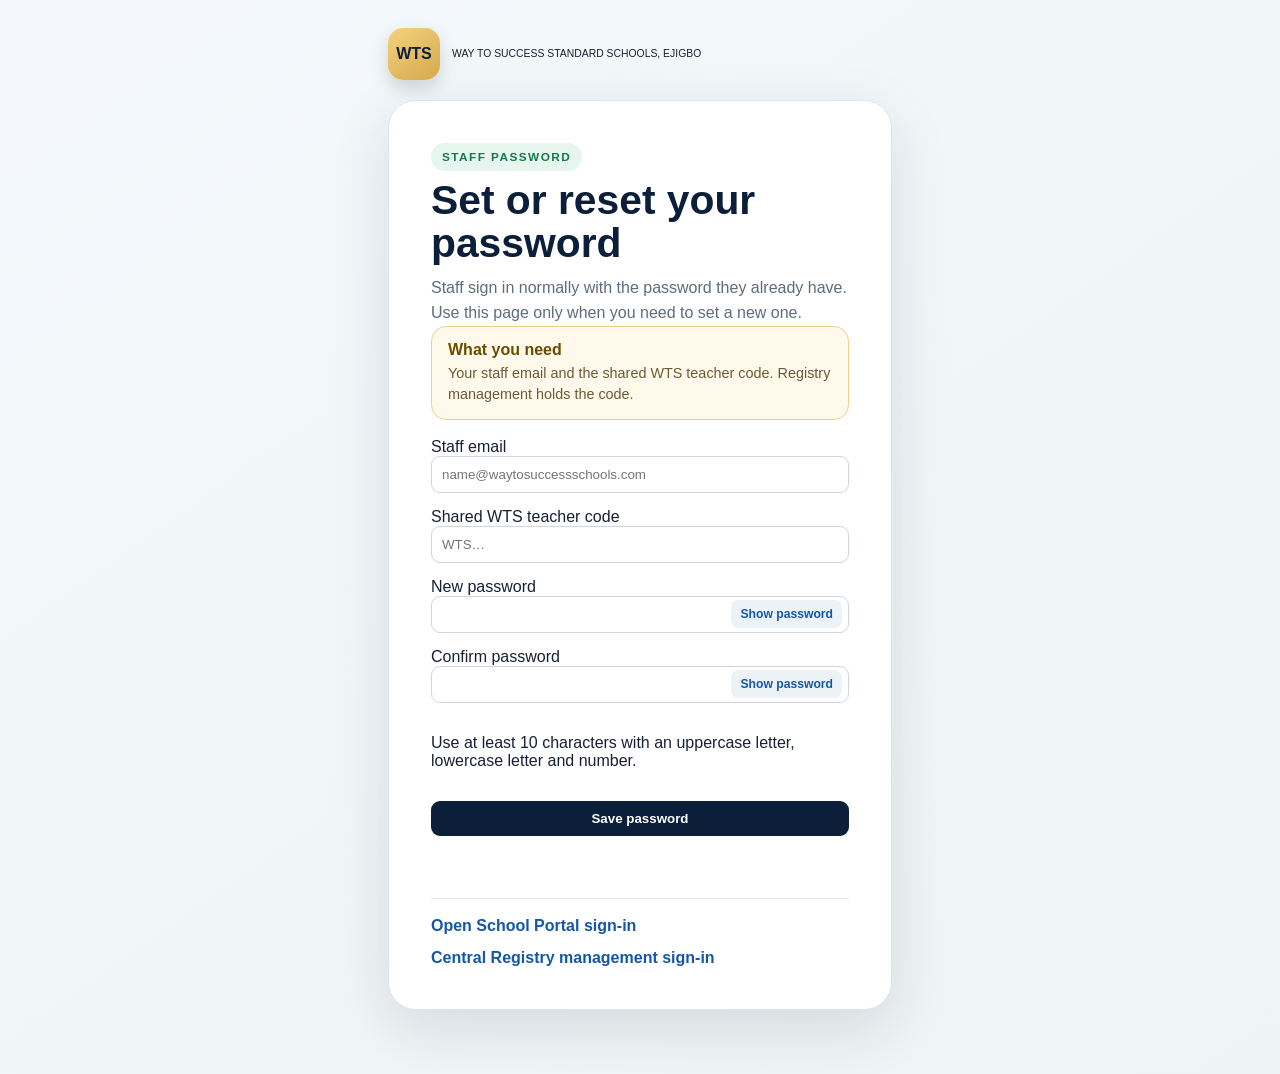
<file: activate.html>
<!doctype html>
<html lang="en">
<head>
  <meta charset="utf-8">
  <meta name="viewport" content="width=device-width,initial-scale=1,viewport-fit=cover">
  <meta name="theme-color" content="#0b1f3a">
  <title>WTS Password Reset</title>
  <link rel="stylesheet" href="/styles.css">
  <link rel="stylesheet" href="/account-recovery.css">
</head>
<body class="recovery-page">
  <main class="recovery-shell">
    <div class="registration-brand"><div class="auth-logo">WTS</div><small>WAY TO SUCCESS STANDARD SCHOOLS, EJIGBO</small></div>
    <section class="recovery-card">
      <div class="recovery-heading">
        <span class="recovery-kicker">STAFF PASSWORD</span>
        <h1>Set or reset your password</h1>
        <p>Staff sign in normally with the password they already have. Use this page only when you need to set a new one.</p>
      </div>
      <div class="code-help">
        <strong>What you need</strong>
        <span id="recoveryHowTo">Your staff email and the shared WTS teacher code. Registry management holds the code.</span>
      </div>

      <form id="recoveryCodeForm" class="recovery-form">
        <label>Staff email<input id="recoveryLogin" autocomplete="email" type="email" required maxlength="254" placeholder="name@waytosuccessschools.com"></label>
        <label>Shared WTS teacher code<input id="recoveryTeacherCode" autocomplete="off" spellcheck="false" required maxlength="64" placeholder="WTS…"></label>
        <label class="password-field">New password<div class="password-input-wrap"><input id="recoveryPassword" type="password" autocomplete="new-password" required minlength="10" maxlength="512"><button type="button" class="password-toggle" data-password-toggle="recoveryPassword">Show password</button></div></label>
        <label class="password-field">Confirm password<div class="password-input-wrap"><input id="recoveryPasswordConfirm" type="password" autocomplete="new-password" required minlength="10" maxlength="512"><button type="button" class="password-toggle" data-password-toggle="recoveryPasswordConfirm">Show password</button></div></label>
        <p class="form-help">Use at least 10 characters with an uppercase letter, lowercase letter and number.</p>
        <button class="primary full" type="submit" id="recoveryCodeButton">Save password</button>
      </form>

      <div class="recovery-status" id="recoveryStatus" role="status" aria-live="polite"></div>
      <div class="recovery-links"><a href="/staff">Open School Portal sign-in</a><a href="/">Central Registry management sign-in</a></div>
    </section>
  </main>
  <script src="/account-recovery.js"></script>
</body>
</html>
</file>
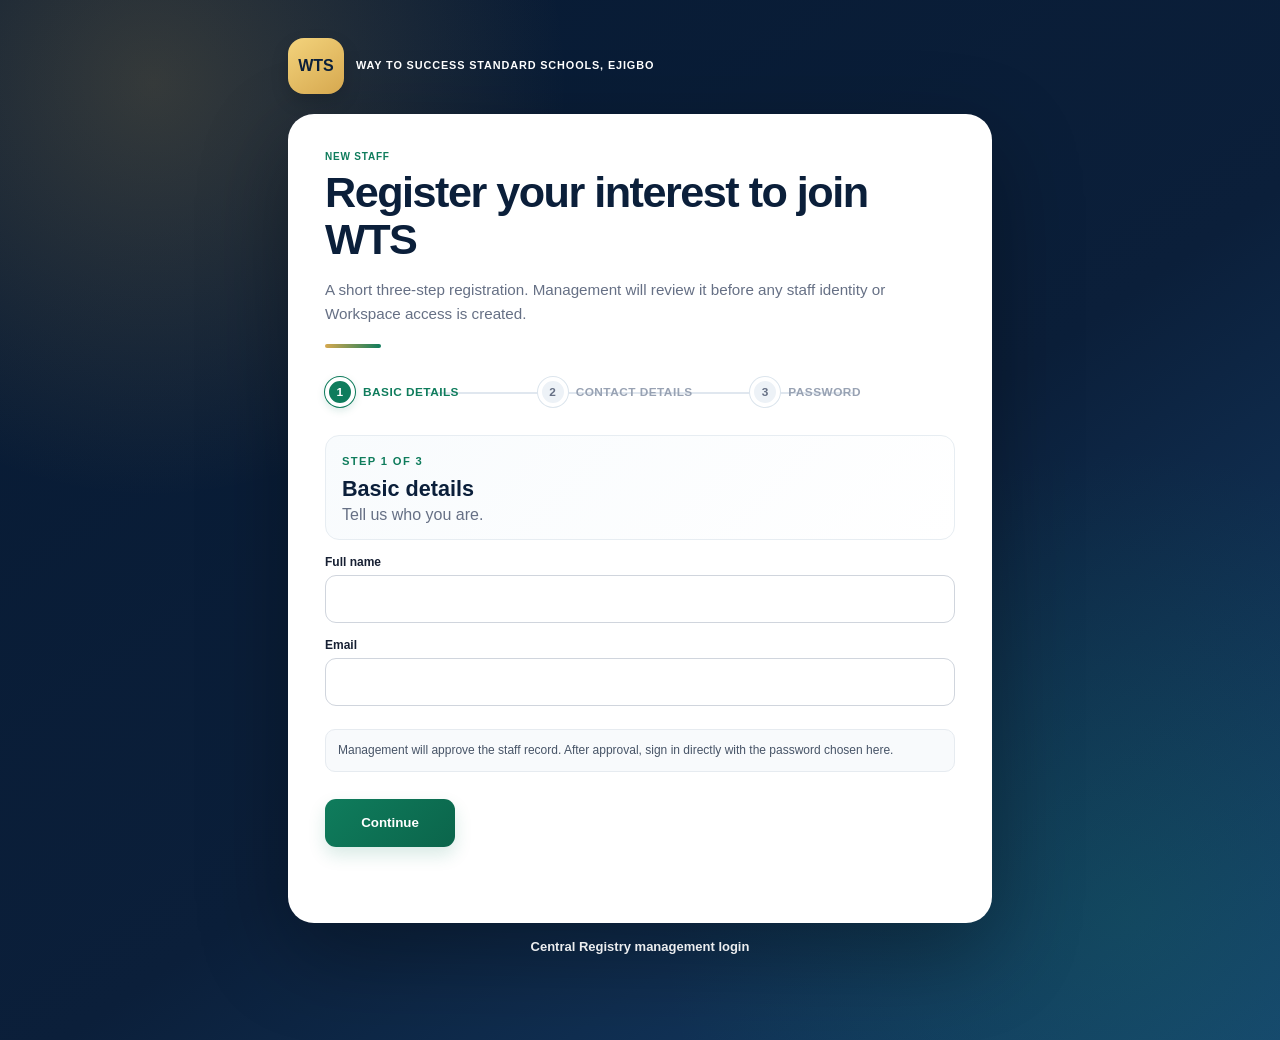
<file: register.html>
<!doctype html>
<html lang="en">
<head>
  <meta charset="utf-8">
  <meta name="viewport" content="width=device-width,initial-scale=1,viewport-fit=cover">
  <meta name="theme-color" content="#0b1f3a">
  <title>WTS New Staff Registration</title>
  <link rel="stylesheet" href="/styles.css">
  <link rel="stylesheet" href="/registration.css">
  <link rel="stylesheet" href="/registration-wizard.css">
</head>
<body class="registration-page">
  <main class="registration-shell">
    <div class="registration-brand"><div class="auth-logo">WTS</div><small>WAY TO SUCCESS STANDARD SCHOOLS, EJIGBO</small></div>
    <section class="registration-card">
      <div class="registration-intro"><p class="panelEyebrow">NEW STAFF</p><h1>Register your interest to join WTS</h1><p>A short three-step registration. Management will review it before any staff identity or Workspace access is created.</p></div>
      <ol class="registration-progress" aria-label="Registration progress"><li class="active" data-progress="1"><span>1</span><b>Basic details</b></li><li data-progress="2"><span>2</span><b>Contact details</b></li><li data-progress="3"><span>3</span><b>Password</b></li></ol>
      <form id="staffRegistrationForm" class="form-grid">
        <section class="registration-step active" data-step="1"><div class="step-heading"><span>STEP 1 OF 3</span><h2>Basic details</h2><p>Tell us who you are.</p></div><label class="full">Full name<input name="fullName" autocomplete="name" required maxlength="160"></label><label class="full">Email<input name="email" type="email" autocomplete="email" required maxlength="254"></label></section>
        <section class="registration-step" data-step="2" hidden><div class="step-heading"><span>STEP 2 OF 3</span><h2>Contact details</h2><p>Give management a reliable way to reach you.</p></div><label>Phone number<input name="phone" type="tel" inputmode="tel" autocomplete="tel" required maxlength="40"></label><label>WhatsApp number<input name="whatsappNumber" type="tel" inputmode="tel" autocomplete="tel" maxlength="40"></label><label class="full">Address<textarea name="address" rows="3" maxlength="500"></textarea></label><label class="full">Emergency contact<input name="emergencyContact" autocomplete="off" maxlength="240" placeholder="Name and phone number"></label></section>
        <section class="registration-step" data-step="3" hidden><div class="step-heading"><span>STEP 3 OF 3</span><h2>Photo and password</h2><p>Choose the password you will use after management approves your registration.</p></div><div class="photo-field full"><strong>Photograph</strong><div class="photo-actions"><label>Choose from gallery<input type="file" id="registrationGallery" accept="image/*"></label><label>Take photo<input type="file" id="registrationCamera" accept="image/*" capture="environment"></label><button type="button" class="ghost" id="removeRegistrationPhoto">Remove</button></div><input type="hidden" name="photo" id="registrationPhoto"><img id="registrationPhotoPreview" class="registration-photo-preview" alt="Photograph preview"><div class="photo-note">Your photo is resized automatically before secure submission.</div></div><label class="password-field">Password<div class="password-input-wrap"><input name="password" type="password" autocomplete="new-password" required minlength="10" maxlength="512"></div></label><label class="password-field">Confirm password<div class="password-input-wrap"><input name="confirmPassword" type="password" autocomplete="new-password" required minlength="10" maxlength="512"></div></label><p class="form-help full">Use at least 10 characters with uppercase, lowercase and a number.</p></section>
        <p class="registration-privacy full">Management will approve the staff record. After approval, sign in directly with the password chosen here.</p>
        <div class="registration-navigation full"><button class="ghost" type="button" id="registrationBack" hidden>Back</button><button class="primary" type="button" id="registrationNext">Continue</button><button class="primary" type="submit" id="submitRegistration" hidden>Finish registration</button></div>
        <div class="auth-error full" id="registrationError" role="status" aria-live="polite"></div>
      </form>
      <div class="registration-success" id="registrationSuccess" hidden><div class="success-mark">✓</div><h2>Registration submitted</h2><p>Management will review your registration. Once approved, use your staff number or email and the password you just chose.</p><a class="primary" href="/register.html">Submit another registration</a></div>
    </section>
    <a class="back-link" href="/">Central Registry management login</a>
  </main>
  <script src="/registration.js"></script>
</body>
</html>
</file>
<file: styles.css>
*{box-sizing:border-box}body{margin:0;background:#f4f7fb;color:#172033;font-family:Arial,sans-serif}.locked .shell{display:none}.auth-gate{min-height:100vh;display:grid;place-items:center;padding:22px;background:linear-gradient(145deg,#0b1f3a,#17436f)}body:not(.locked) .auth-gate{display:none}.auth-card{width:min(440px,100%);background:#fff;border-radius:22px;padding:28px;box-shadow:0 24px 70px rgba(0,0,0,.28)}.auth-card small{color:#0f7c5c;font-weight:800;letter-spacing:.08em}.auth-card h1{margin:10px 0}.auth-card p{color:#667085;line-height:1.5}.auth-card .primary{width:100%;margin-top:6px}.auth-logo{width:58px;height:58px;border-radius:16px;display:grid;place-items:center;background:#d6a84f;color:#0b1f3a;font-weight:900;margin-bottom:18px}.auth-error{min-height:18px;margin-top:10px;color:#b42318;font-size:13px;font-weight:700;line-height:1.4}.staff-registration-cta{margin-top:16px;padding:16px;border:2px solid #d6a84f;border-radius:16px;background:linear-gradient(135deg,#fffaf0,#fff);box-shadow:0 8px 20px rgba(11,31,58,.08)}.staff-registration-badge{display:inline-flex;padding:5px 8px;border-radius:999px;background:#d6a84f;color:#0b1f3a;font-size:10px;font-weight:900;letter-spacing:.1em}.staff-registration-cta h2{font-size:18px;margin:9px 0 5px}.staff-registration-cta p{margin:0 0 13px!important;color:#344054!important;font-size:13px;line-height:1.45}.staff-registration-button{display:flex;align-items:center;justify-content:center;min-height:46px;border-radius:10px;background:#0f7c5c;color:#fff;text-decoration:none;font-size:15px;font-weight:900;box-shadow:0 5px 12px rgba(15,124,92,.2)}.staff-registration-button:hover,.staff-registration-button:focus-visible{background:#0b654b}.shell{min-height:100vh;display:grid;grid-template-columns:230px 1fr}aside{background:#0b1f3a;color:#fff;padding:22px 15px;display:flex;flex-direction:column}.brand{display:flex;align-items:center;gap:10px;margin-bottom:28px}.brand b{width:44px;height:44px;border-radius:12px;background:#d6a84f;color:#0b1f3a;display:grid;place-items:center}.brand span{font-weight:800}.nav{width:100%;border:0;border-radius:10px;padding:13px;background:transparent;color:#d8e3ef;text-align:left;font-weight:700;margin-bottom:7px}.nav.active,.nav:hover{background:#ffffff20;color:#fff}.connection{margin-top:auto;font-size:12px;display:flex;align-items:center;gap:8px}.connection i{width:9px;height:9px;border-radius:50%;background:#f79009}.connection i.on{background:#12b76a}main{padding:0 28px 40px;min-width:0}header{min-height:92px;display:flex;align-items:center;justify-content:space-between;gap:15px}header small,.section-head small{color:#0f7c5c;font-weight:800;letter-spacing:.08em}h1,h2{color:#0b1f3a;margin:5px 0}.actions,.dialog-actions{display:flex;gap:8px}.primary,.ghost{border-radius:9px;padding:10px 13px;font-weight:750;cursor:pointer}.primary{border:0;background:#0b1f3a;color:#fff}.ghost{border:1px solid #d0d5dd;background:#fff;color:#0b1f3a}.notice{padding:13px 15px;border:1px solid #abefc6;border-radius:12px;background:#ecfdf3;color:#075f46;margin-bottom:16px}.view{display:none}.view.active{display:block}.metrics{display:grid;grid-template-columns:repeat(3,1fr);gap:13px}.metrics article{padding:20px;border-radius:16px;color:#fff;background:#16345f}.metrics article:nth-child(2){background:#08724f}.metrics article:nth-child(3){background:#175cd3}.metrics span,.metrics strong{display:block}.metrics strong{font-size:34px;margin-top:10px}.cards{display:grid;grid-template-columns:repeat(3,1fr);gap:16px;margin-top:16px}.card{background:#fff;border:1px solid #dfe6ee;border-radius:16px;padding:18px;box-shadow:0 10px 28px rgba(11,31,58,.06)}.section-head{display:flex;justify-content:space-between;align-items:end;margin:22px 0 14px}.filters{display:grid;grid-template-columns:2fr 1fr 1fr auto;gap:10px;margin-bottom:14px}.filters input,.filters select,label input,label select,label textarea{width:100%;padding:10px;border:1px solid #d0d5dd;border-radius:9px;background:#fff}.table-wrap{padding:0;overflow:auto}table{width:100%;border-collapse:collapse;min-width:760px}th,td{padding:12px 14px;border-bottom:1px solid #edf0f4;text-align:left;font-size:13px}th{background:#f8fafc;color:#475467;font-size:10px;text-transform:uppercase}td strong,td small{display:block}td small{color:#667085;margin-top:3px}.badge{display:inline-block;padding:5px 8px;border-radius:999px;font-size:9px;font-weight:900;text-transform:uppercase;background:#fef0c7;color:#b54708}.badge.active{background:#dcfae6;color:#087443}.badge.archived,.badge.exited,.badge.suspended,.badge.revoked{background:#fee4e2;color:#b42318}.row-actions{display:flex;gap:6px;flex-wrap:wrap}.row-actions button{border:1px solid #d0d5dd;border-radius:7px;background:#fff;padding:6px 8px}.empty{padding:28px;text-align:center;color:#667085}dialog{border:0;border-radius:18px;padding:0;max-width:92vw}dialog form{padding:22px;width:min(760px,92vw);max-height:88vh;overflow:auto}dialog::backdrop{background:#07152aa8}.form-grid{display:grid;grid-template-columns:1fr 1fr;gap:11px}.form-grid label{display:grid;gap:6px;font-size:12px;font-weight:700}.form-grid .full{grid-column:1/-1}.dialog-actions{justify-content:flex-end;margin-top:18px}.photo-field{grid-column:1/-1;border:1px solid #dfe6ee;border-radius:14px;padding:14px;background:#f8fafc}.photo-preview{width:110px;height:110px;border-radius:16px;object-fit:cover;background:#e8eef6;border:1px solid #d0d5dd;display:block;margin-bottom:10px}.photo-actions{display:flex;gap:8px;flex-wrap:wrap}.photo-actions label{display:inline-flex!important;align-items:center;padding:9px 12px;border:1px solid #d0d5dd;border-radius:9px;background:#fff;cursor:pointer}.photo-actions input{display:none}.photo-note{font-size:11px;color:#667085;margin-top:8px}.access-filter{grid-template-columns:1fr auto}.access-layout{display:grid;grid-template-columns:340px minmax(0,1fr);gap:16px}.access-list{padding:8px;max-height:68vh;overflow:auto}.access-person-button{width:100%;border:0;border-bottom:1px solid #edf0f4;background:#fff;padding:12px;text-align:left;cursor:pointer}.access-person-button.active{background:#ecfdf3}.access-person-button strong,.access-person-button small{display:block}.access-person-button small{color:#667085;margin-top:3px}.access-person{display:flex;gap:12px;align-items:center;margin-bottom:16px}.access-person img{width:64px;height:64px;border-radius:14px;object-fit:cover;background:#e8eef6}.portal-grid{display:grid;grid-template-columns:repeat(2,minmax(0,1fr));gap:12px}.portal-card{border:1px solid #dfe6ee;border-radius:14px;padding:14px}.portal-card.isActive{border-color:#75e0a7;background:#f6fef9}.portal-card header{min-height:0;display:flex;justify-content:space-between;gap:10px}.portal-card header small{display:block;color:#667085;margin-top:4px;font-size:10px}.portal-card p{color:#667085;font-size:12px;line-height:1.4}.portal-card .portal-controls{display:grid;gap:8px;margin-top:10px}.portal-card select,.portal-card input{width:100%;padding:9px;border:1px solid #d0d5dd;border-radius:8px}.switch-row{display:flex!important;align-items:center;justify-content:space-between;gap:10px}.switch-row input{width:auto}.permissionPicker{border:1px solid #e4e7ec;border-radius:9px;padding:9px;display:grid;gap:6px}.permissionPicker legend{padding:0 4px;font-size:11px;font-weight:800;color:#475467}.permissionPicker label{display:flex;align-items:flex-start;gap:7px;font-size:11px;color:#344054}.permissionPicker input{width:auto;margin-top:1px}.accessDateGrid{display:grid;grid-template-columns:1fr 1fr;gap:8px}.accessDateGrid label,.portal-controls>label,.assignmentForm label{display:grid;gap:5px;font-size:11px;font-weight:800;color:#475467}.accessMeta,.accessHint{font-size:11px;color:#667085;line-height:1.4}.accessModuleGrid,.accessPanel{margin-top:16px}.accessSectionHead,.accessPanel header{display:flex;justify-content:space-between;align-items:flex-start;gap:14px}.accessSectionHead h3,.accessPanel h3{margin:4px 0;color:#0b1f3a}.accessSectionHead>p,.accessPanel>p{font-size:12px;line-height:1.45;color:#667085;max-width:500px;margin:0}.panelEyebrow{color:#0f7c5c!important;font-size:10px!important;font-weight:900;letter-spacing:.08em;margin:0!important}.accessPanel{border:1px solid #dfe6ee;border-radius:14px;padding:16px;background:#fff}.assignmentForm{display:grid;grid-template-columns:repeat(4,minmax(0,1fr));gap:10px;margin-top:13px}.assignmentForm .full{grid-column:1/-1}.assignmentForm input,.assignmentForm select{width:100%;padding:9px;border:1px solid #d0d5dd;border-radius:8px;background:#fff}.assignmentForm button{align-self:end}.scopeButtons{display:flex;gap:8px;align-items:end;flex-wrap:wrap}.assignmentList{margin-top:14px;border-top:1px solid #edf0f4}.assignmentRow{padding:11px 0;border-bottom:1px solid #edf0f4;display:flex;align-items:center;justify-content:space-between;gap:12px}.assignmentRow strong,.assignmentRow small{display:block}.assignmentRow small{font-size:11px;color:#667085;margin-top:3px}.accessHistory ol{padding-left:20px;margin:14px 0 0}.accessHistory li{padding:8px 0;border-bottom:1px solid #edf0f4}.accessHistory strong,.accessHistory small{display:block}.accessHistory small{font-size:11px;color:#667085;margin-top:3px}button:focus-visible,input:focus-visible,select:focus-visible{outline:3px solid #84caff;outline-offset:2px}#toasts{position:fixed;right:18px;bottom:18px;display:grid;gap:8px;z-index:50}.toast{padding:12px 14px;border-radius:10px;background:#0b1f3a;color:#fff;max-width:340px}.toast.success{background:#087443}.toast.error{background:#b42318}@media(max-width:980px){.cards{grid-template-columns:1fr 1fr}.access-layout{grid-template-columns:1fr}.portal-grid{grid-template-columns:1fr 1fr}.assignmentForm{grid-template-columns:1fr 1fr}}@media(max-width:760px){body:not(.locked){padding-bottom:66px}.shell{display:block}aside{position:fixed;left:0;right:0;bottom:0;height:64px;padding:6px;z-index:20}.brand,.connection{display:none}nav{display:grid;grid-template-columns:repeat(4,1fr);height:100%}.nav{text-align:center;margin:0;font-size:10px;padding:7px 2px}main{padding:0 13px 25px}header{position:sticky;top:0;background:#f4f7fb;z-index:10;min-height:76px}header h1{font-size:22px}.metrics{grid-template-columns:1fr 1fr}.metrics article:first-child{grid-column:1/-1}.cards,.portal-grid,.assignmentForm,.accessDateGrid{grid-template-columns:1fr}.filters{grid-template-columns:1fr}.form-grid{grid-template-columns:1fr}.form-grid .full,.photo-field{grid-column:auto}.accessSectionHead,.accessPanel header{display:block}.accessSectionHead>p{margin-top:8px}.assignmentRow{align-items:flex-start}.auth-card{padding:22px;border-radius:18px}}
/* Central Registry identity administration styles. */
.identity-account-card{grid-column:1/-1}.identity-code-panel{display:grid;gap:10px;margin-top:14px;padding-top:14px;border-top:1px solid #edf0f4}.identity-code-heading{display:flex;justify-content:space-between;align-items:flex-start;gap:10px}.identity-code-heading h3{margin:4px 0;color:#0b1f3a}.identity-code-panel>p{margin:0;color:#667085;font-size:12px;line-height:1.45}.identity-code-panel label{display:grid;gap:5px;font-size:11px;font-weight:800;color:#475467}.identity-code-panel input{width:100%;padding:9px;border:1px solid #d0d5dd;border-radius:8px}.identity-code-actions{margin-top:2px}.identity-code-result{display:grid;gap:8px;padding:13px;border:2px solid #d6a84f;border-radius:12px;background:#fffaf0;color:#5c4300}.identity-code-result code{display:block;padding:12px;border-radius:9px;background:#0b1f3a;color:#fff;font-size:1.2rem;letter-spacing:.1em;text-align:center;word-break:break-all}.identity-code-result small{color:#6b5a36}.identity-code-result button{font-size:11px}.identity-code-panel button:disabled{opacity:.6;cursor:wait}

/* Final public login polish. */
.auth-gate{padding:clamp(16px,4vw,34px);background:radial-gradient(circle at 15% 10%,rgba(214,168,79,.2),transparent 28%),radial-gradient(circle at 90% 88%,rgba(15,124,92,.24),transparent 30%),linear-gradient(145deg,#071a33 0%,#0b1f3a 50%,#17436f 100%)}.auth-card{position:relative;width:min(480px,100%);padding:clamp(22px,5vw,36px);border:1px solid rgba(255,255,255,.5);border-radius:28px;box-shadow:0 30px 90px rgba(0,0,0,.34);overflow:hidden}.auth-card::before{content:"";position:absolute;inset:0 0 auto;height:5px;background:linear-gradient(90deg,#d6a84f,#f4d58a,#0f7c5c)}.auth-card::after{content:"";position:absolute;width:170px;height:170px;right:-88px;top:-82px;border-radius:50%;background:rgba(214,168,79,.12);pointer-events:none}.auth-brandline{position:relative;z-index:1;display:flex;align-items:center;gap:13px;margin-bottom:22px}.auth-brandline .auth-logo{flex:0 0 auto;width:64px;height:64px;margin:0;border-radius:18px;background:linear-gradient(145deg,#f3d37c,#d6a84f);box-shadow:0 10px 22px rgba(146,100,18,.18);font-size:1.05rem;letter-spacing:.03em}.auth-brandline small{display:block;color:#0f7c5c;font-size:.68rem;line-height:1.45;letter-spacing:.1em}.auth-eyebrow{display:block;margin-bottom:4px;color:#98a2b3;font-size:.68rem;font-weight:900;letter-spacing:.13em;text-transform:uppercase}.auth-kicker{display:inline-flex;align-items:center;gap:6px;margin-bottom:9px;padding:6px 10px;border-radius:999px;background:#eaf7f1;color:#0f7c5c;font-size:.68rem;font-weight:900;letter-spacing:.08em;text-transform:uppercase}.auth-kicker::before{content:"";width:7px;height:7px;border-radius:50%;background:#12b76a;box-shadow:0 0 0 3px #d7f6e5}.auth-card h1{position:relative;z-index:1;margin:0 0 9px;font-size:clamp(1.9rem,6vw,2.45rem);line-height:1.05;letter-spacing:-.035em}.auth-card p.auth-subtitle{position:relative;z-index:1;margin:0 0 22px;color:#667085;font-size:.94rem;line-height:1.58}.auth-card label{position:relative;z-index:1;display:grid;gap:7px;margin-top:14px;color:#344054;font-size:.78rem;font-weight:850;letter-spacing:.01em}.auth-card label input{min-height:48px;padding:12px 13px;border:1px solid #cbd5e1;border-radius:12px;background:#fbfdff;color:#172033;font-size:1rem;transition:border-color .18s ease,box-shadow .18s ease,background .18s ease}.auth-card label input:focus{border-color:#0f7c5c;background:#fff;box-shadow:0 0 0 4px rgba(15,124,92,.12);outline:0}.auth-card .password-input-wrap{min-height:48px}.auth-card .password-input-wrap input{padding-right:112px}.auth-card .password-toggle{right:7px;padding:8px 10px;border:1px solid #d7e0e8;background:#f1f5f9;color:#1557a5;border-radius:9px;font-size:.73rem}.auth-card> .primary{position:relative;z-index:1;min-height:50px;margin-top:19px;border-radius:12px;background:linear-gradient(135deg,#0b1f3a,#123d68);box-shadow:0 10px 20px rgba(11,31,58,.18);font-size:.96rem;letter-spacing:.01em;transition:transform .18s ease,box-shadow .18s ease,background .18s ease}.auth-card> .primary:hover,.auth-card> .primary:focus-visible{background:linear-gradient(135deg,#0f7c5c,#0b654b);box-shadow:0 12px 24px rgba(15,124,92,.2);transform:translateY(-1px)}.auth-card .auth-error{position:relative;z-index:1;padding:0 2px}.auth-recovery-links{position:relative;z-index:1;display:grid;grid-template-columns:repeat(2,minmax(0,1fr));gap:8px;margin-top:17px}.auth-recovery-links a{display:flex;align-items:center;justify-content:center;min-height:42px;padding:8px 9px;border:1px solid #e2e8f0;border-radius:10px;background:#f8fafc;color:#1557a5;font-size:.76rem;font-weight:800;line-height:1.2;text-align:center;text-decoration:none;transition:border-color .18s ease,background .18s ease,color .18s ease}.auth-recovery-links a:hover,.auth-recovery-links a:focus-visible{border-color:#9cc9ef;background:#eef7ff;color:#0b4f8a;outline:0}.auth-recovery-links a:last-child{grid-column:1/-1;background:#fff;border-color:#d6e4ef}.staff-registration-cta{position:relative;z-index:1;margin-top:22px;padding:19px;border:1px solid #e7c66c;border-radius:18px;background:linear-gradient(135deg,#fffaf0 0%,#fff 70%);box-shadow:0 12px 26px rgba(11,31,58,.08)}.staff-registration-topline{display:flex;align-items:center;justify-content:space-between;gap:10px}.staff-registration-badge{padding:6px 9px;border-radius:999px;background:#d6a84f;color:#0b1f3a;font-size:.64rem;font-weight:950;letter-spacing:.12em}.staff-registration-status{color:#8a6b19;font-size:.68rem;font-weight:800}.staff-registration-cta h2{margin:11px 0 6px;color:#0b1f3a;font-size:1.28rem;letter-spacing:-.02em}.staff-registration-cta p{margin:0 0 13px!important;color:#475467!important;font-size:.82rem;line-height:1.5}.staff-registration-points{display:flex;flex-wrap:wrap;gap:7px;margin:0 0 15px}.staff-registration-points span{padding:5px 8px;border-radius:999px;background:#f4efe0;color:#6b5420;font-size:.67rem;font-weight:800}.staff-registration-button{min-height:48px;border-radius:12px;background:linear-gradient(135deg,#0f7c5c,#0b654b);box-shadow:0 8px 17px rgba(15,124,92,.2);font-size:.9rem;transition:transform .18s ease,box-shadow .18s ease,background .18s ease}.staff-registration-button::after{content:"→";margin-left:8px;font-size:1.1rem;line-height:1}.staff-registration-button:hover,.staff-registration-button:focus-visible{background:linear-gradient(135deg,#087443,#075f46);box-shadow:0 11px 22px rgba(15,124,92,.25);transform:translateY(-1px);outline:0}

/* Public registration page refinements. */
.registration-page{position:relative;overflow-x:hidden;background:radial-gradient(circle at 12% 10%,rgba(214,168,79,.22),transparent 28%),radial-gradient(circle at 88% 90%,rgba(15,124,92,.22),transparent 32%),linear-gradient(145deg,#071a33 0%,#0b1f3a 55%,#17436f 100%);padding:clamp(16px,4vw,34px) 14px 28px}.registration-brand{display:flex;align-items:center;gap:12px;margin:4px 0 18px}.registration-brand .auth-logo{width:52px;height:52px;margin:0;border-radius:15px;background:linear-gradient(145deg,#f3d37c,#d6a84f);box-shadow:0 8px 18px rgba(0,0,0,.15)}.registration-brand small{max-width:280px;font-size:.65rem;line-height:1.45}.registration-card{border:1px solid rgba(255,255,255,.55);border-radius:26px;padding:clamp(20px,5vw,34px);box-shadow:0 30px 90px rgba(0,0,0,.32)}.registration-intro h1{color:#0b1f3a;line-height:1.08;letter-spacing:-.035em}.registration-intro p:not(.panelEyebrow){font-size:.94rem}.registration-progress{margin-top:26px}.registration-step{gap:14px}.registration-step input,.registration-step textarea{min-height:48px;padding:12px 13px;border-radius:11px}.registration-step textarea{min-height:92px;resize:vertical}.registration-navigation{margin-top:10px}.registration-navigation button{min-height:48px;border-radius:11px}.back-link{font-weight:800;opacity:.92}.back-link:hover,.back-link:focus-visible{opacity:1;text-decoration:underline}@media(max-width:560px){.auth-gate{align-items:start;padding-top:18px}.auth-card{border-radius:22px;padding:24px 18px}.auth-brandline{align-items:flex-start;margin-bottom:19px}.auth-brandline .auth-logo{width:56px;height:56px}.auth-card h1{font-size:1.95rem}.auth-recovery-links{grid-template-columns:1fr}.auth-recovery-links a:last-child{grid-column:auto}.staff-registration-cta{padding:16px}.staff-registration-topline{align-items:flex-start}.registration-page{padding-left:10px;padding-right:10px}.registration-card{border-radius:22px;padding:19px 17px}}@media(min-width:561px){.auth-card .auth-recovery-links a:last-child{max-width:70%;justify-self:center;width:100%}}@media(max-width:760px){.identity-code-heading{display:block}.identity-code-heading .badge{margin-top:7px}.identity-code-actions{display:grid}.identity-code-actions button{width:100%}}
</file>
<file: account-recovery.css>
.recovery-page{min-height:100vh;background:linear-gradient(145deg,#f4f8fc 0%,#eef4f3 100%);padding:24px 16px}.recovery-shell{width:min(100%,560px);margin:0 auto}.recovery-card{background:#fff;border:1px solid #dce6ef;border-radius:28px;box-shadow:0 18px 60px rgba(11,31,58,.12);padding:clamp(22px,6vw,42px);margin-top:20px}.recovery-heading h1{margin:8px 0 10px;font-size:clamp(1.8rem,7vw,2.55rem);line-height:1.05}.recovery-heading p{color:#5d6c7f;line-height:1.6;margin:0}.recovery-kicker{display:inline-flex;align-items:center;border-radius:999px;background:#e6f5ee;color:#147a4b;font-size:.74rem;font-weight:800;letter-spacing:.12em;padding:7px 11px}.recovery-switch{display:grid;grid-template-columns:1fr 1fr;gap:8px;margin:26px 0 16px;padding:5px;background:#f0f4f8;border-radius:14px}.recovery-switch a{text-align:center;padding:11px 8px;border-radius:10px;color:#506176;font-size:.84rem;font-weight:750;text-decoration:none}.recovery-switch a.active{background:#fff;color:#0b1f3a;box-shadow:0 3px 12px rgba(11,31,58,.09)}.recovery-form{display:grid;gap:15px}.recovery-form[hidden]{display:none}.recovery-status{min-height:24px;margin-top:16px;color:#5d6c7f;line-height:1.5}.recovery-status.error{color:#b42318}.recovery-status.success{color:#147a4b}.code-help{display:grid;gap:4px;margin:0 0 18px;padding:14px 16px;background:#fff9eb;border:1px solid #f1d08b;border-radius:15px;color:#6b4b00}.code-help span{font-size:.9rem;color:#6b5a36;line-height:1.45}.recovery-links{display:flex;flex-wrap:wrap;gap:14px;margin-top:22px;padding-top:18px;border-top:1px solid #e5ebf1}.recovery-links a{color:#1557a5;font-weight:700;text-decoration:none}.password-input-wrap{position:relative;display:flex;align-items:center}.password-input-wrap input{padding-right:108px}.password-toggle{position:absolute;right:7px;border:0;background:#edf2f7;color:#1557a5;border-radius:8px;padding:7px 9px;font-size:.76rem;font-weight:800;cursor:pointer}.full{width:100%}@media (max-width:480px){.recovery-page{padding:16px 12px}.recovery-card{border-radius:22px;padding:22px 18px}.recovery-switch a{font-size:.76rem}}
</file>
<file: registration.css>
.registration-page{min-height:100vh;background:linear-gradient(145deg,#0b1f3a,#17436f);padding:24px 14px}.registration-shell{width:min(720px,100%);margin:0 auto}.registration-brand{color:#fff;margin:10px 0 18px}.registration-brand small{display:block;font-weight:800;letter-spacing:.08em}.registration-card{background:#fff;border-radius:22px;padding:24px;box-shadow:0 24px 70px rgba(0,0,0,.28)}.registration-intro{margin-bottom:18px}.registration-intro h1{font-size:clamp(25px,5vw,38px);margin:7px 0}.registration-intro p:not(.panelEyebrow){color:#667085;line-height:1.5}.panelEyebrow{color:#0f7c5c;font-size:11px;font-weight:900;letter-spacing:.08em}.registration-privacy{padding:12px;border-radius:10px;background:#f8fafc;color:#475467;font-size:12px;line-height:1.45}.registration-photo-preview{display:block;width:112px;height:112px;object-fit:cover;border-radius:16px;background:#eef2f6;margin-top:10px}.registration-photo-preview[src=""]{display:none}.registration-success{text-align:center;padding:24px 6px}.success-mark{width:58px;height:58px;margin:0 auto 12px;border-radius:50%;display:grid;place-items:center;background:#dcfae6;color:#087443;font-size:32px;font-weight:900}.registration-success p{color:#667085;line-height:1.5}.registration-success .primary{display:inline-block;text-decoration:none;margin-top:8px}.back-link{display:block;text-align:center;color:#fff;margin:16px 0;text-decoration:none;font-size:13px}@media(max-width:600px){.registration-card{padding:18px}.registration-page{padding:14px 10px}}
/* Final registration card polish. */
.registration-page{min-height:100svh;padding:clamp(16px,4vw,34px) 14px 30px;background:radial-gradient(circle at 12% 8%,rgba(214,168,79,.22),transparent 28%),radial-gradient(circle at 88% 88%,rgba(15,124,92,.22),transparent 32%),linear-gradient(145deg,#071a33 0%,#0b1f3a 56%,#17436f 100%)}.registration-shell{width:min(760px,100%)}.registration-brand{display:flex;align-items:center;gap:12px;margin:4px 0 20px}.registration-brand .auth-logo{width:56px;height:56px;margin:0;border-radius:16px;background:linear-gradient(145deg,#f3d37c,#d6a84f);box-shadow:0 8px 18px rgba(0,0,0,.15)}.registration-brand small{max-width:310px;font-size:.68rem;line-height:1.45}.registration-card{border:1px solid rgba(255,255,255,.62);border-radius:26px;padding:clamp(20px,5vw,36px);box-shadow:0 30px 90px rgba(0,0,0,.32)}.registration-intro{position:relative;padding-bottom:4px}.registration-intro::after{content:"";display:block;width:56px;height:4px;margin-top:18px;border-radius:999px;background:linear-gradient(90deg,#d6a84f,#0f7c5c)}.registration-intro h1{color:#0b1f3a;font-size:clamp(1.9rem,5vw,2.7rem);line-height:1.08;letter-spacing:-.035em}.registration-intro p:not(.panelEyebrow){font-size:.95rem;line-height:1.58}.registration-step{gap:14px}.registration-step input,.registration-step textarea{min-height:48px;padding:12px 13px;border-radius:11px}.registration-step textarea{min-height:94px;resize:vertical}.registration-navigation{margin-top:10px}.registration-navigation button{min-height:48px;border-radius:11px}.registration-privacy{border:1px solid #e6ebf0}.back-link{font-weight:800;opacity:.92}.back-link:hover,.back-link:focus-visible{opacity:1;text-decoration:underline}@media(max-width:600px){.registration-page{padding-left:10px;padding-right:10px}.registration-card{border-radius:22px;padding:20px 17px}.registration-brand{margin-bottom:16px}.registration-brand .auth-logo{width:50px;height:50px}.registration-intro h1{font-size:1.9rem}}
</file>
<file: registration-wizard.css>
.registration-progress{display:grid;grid-template-columns:repeat(3,1fr);gap:8px;margin:25px 0 28px;padding:0;list-style:none}.registration-progress li{display:grid;grid-template-columns:auto 1fr;align-items:center;gap:8px;color:#98a2b3;font-size:.74rem;font-weight:800;text-transform:uppercase;letter-spacing:.04em}.registration-progress span{display:grid;place-items:center;width:30px;height:30px;border-radius:50%;background:#edf2f7;color:#667085}.registration-progress li.active,.registration-progress li.done{color:#0f7c5c}.registration-progress li.active span,.registration-progress li.done span{background:#0f7c5c;color:#fff}.registration-step{grid-column:1/-1;display:grid;grid-template-columns:1fr 1fr;gap:15px}.registration-step[hidden]{display:none}.step-heading{grid-column:1/-1;padding-bottom:2px}.step-heading span{color:#0f7c5c;font-size:.7rem;font-weight:850;letter-spacing:.12em}.step-heading h2{margin:7px 0 4px}.step-heading p{margin:0;color:#667085}.registration-navigation{display:flex;justify-content:space-between;gap:12px;margin-top:4px}.registration-navigation button{min-width:130px}.registration-navigation button:only-child{margin-left:auto}@media(max-width:560px){.registration-progress li{grid-template-columns:1fr;text-align:center;justify-items:center;font-size:.62rem}.registration-step{grid-template-columns:1fr}.registration-step .full{grid-column:auto}.registration-navigation button{flex:1;min-width:0}}
/* Registration progress polish. */
.registration-progress{position:relative;isolation:isolate}.registration-progress::before{content:"";position:absolute;z-index:-1;left:16%;right:16%;top:15px;height:2px;background:#e0e7ef}.registration-progress li{position:relative;z-index:1}.registration-progress span{border:4px solid #fff;box-shadow:0 0 0 1px #dce5ed}.registration-progress li.active span,.registration-progress li.done span{box-shadow:0 0 0 1px #0f7c5c,0 3px 9px rgba(15,124,92,.18)}.step-heading{padding:15px 16px;border:1px solid #e7edf2;border-radius:14px;background:linear-gradient(135deg,#f8fbfd,#fff)}.step-heading h2{font-size:1.35rem}.registration-navigation .primary{background:linear-gradient(135deg,#0f7c5c,#0b654b);box-shadow:0 8px 17px rgba(15,124,92,.16)}@media(max-width:560px){.registration-progress::before{left:18%;right:18%}.step-heading{padding:14px 13px}}
</file>
